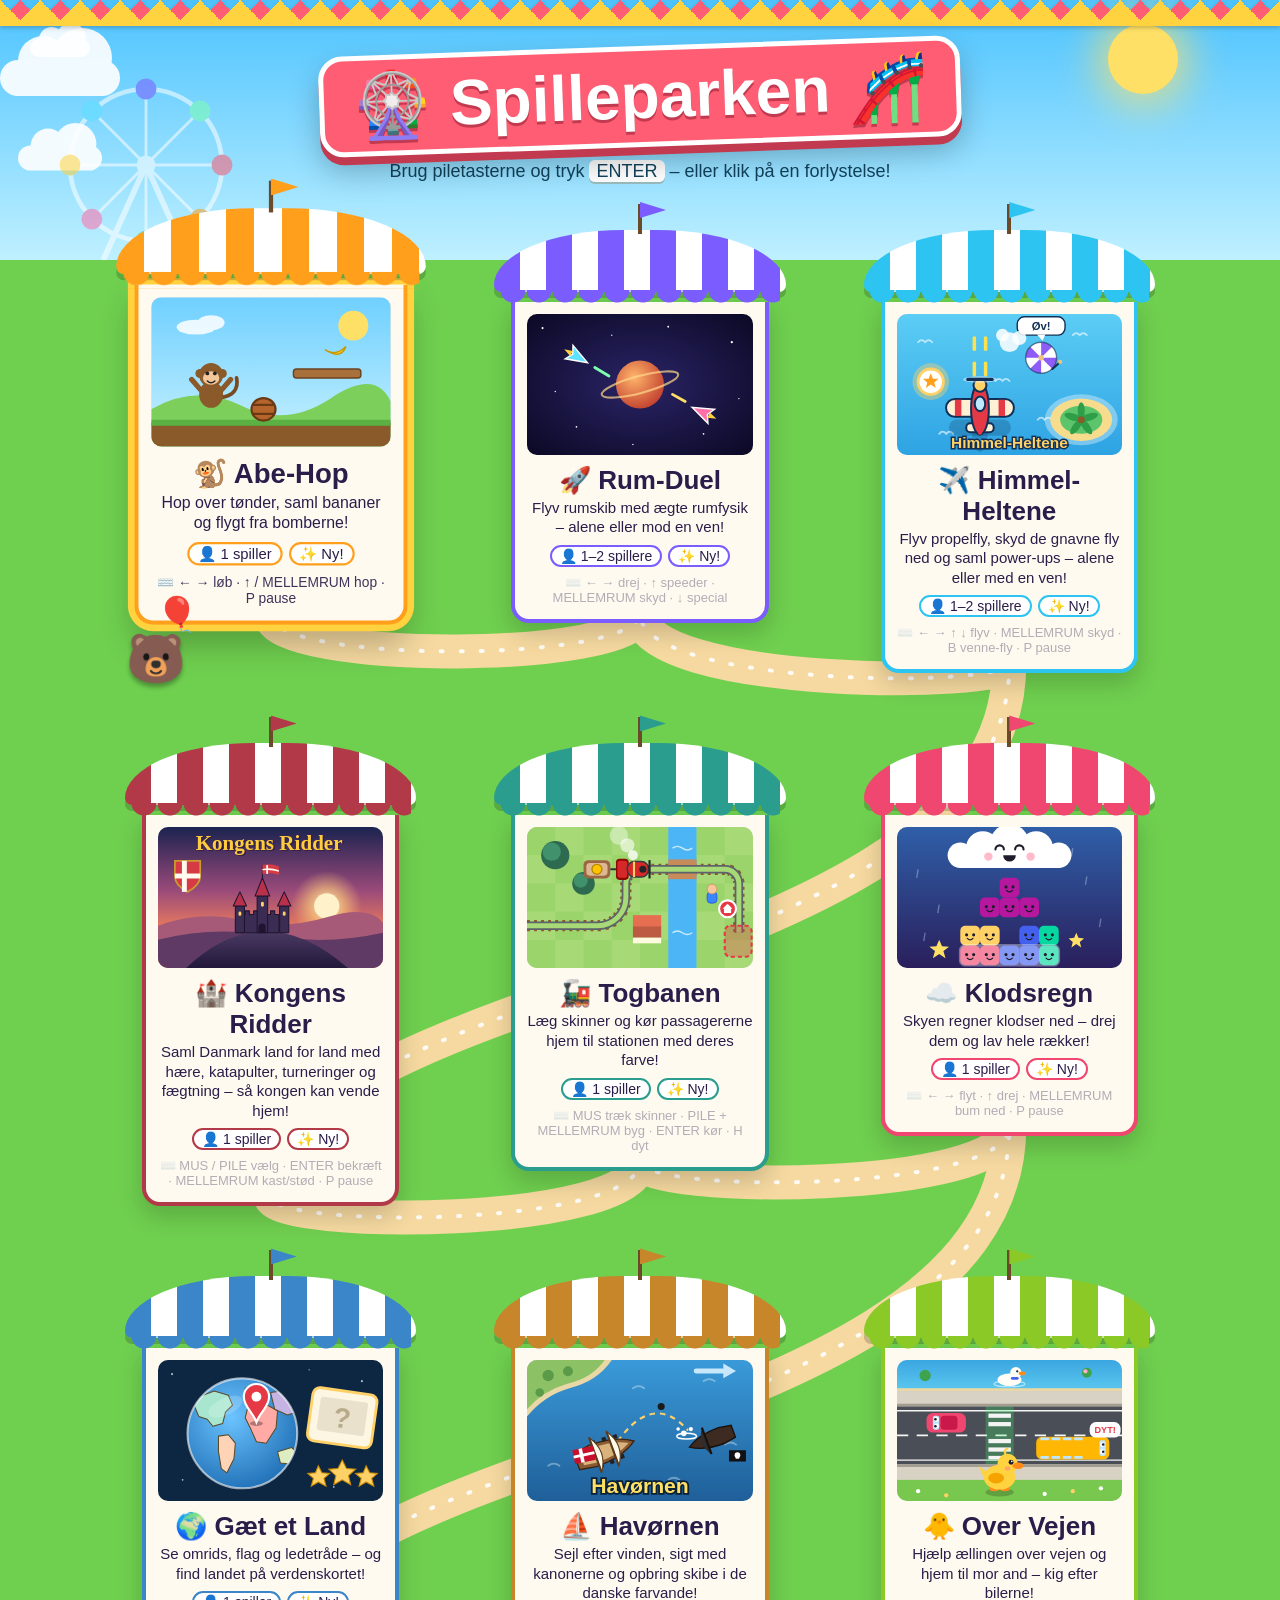
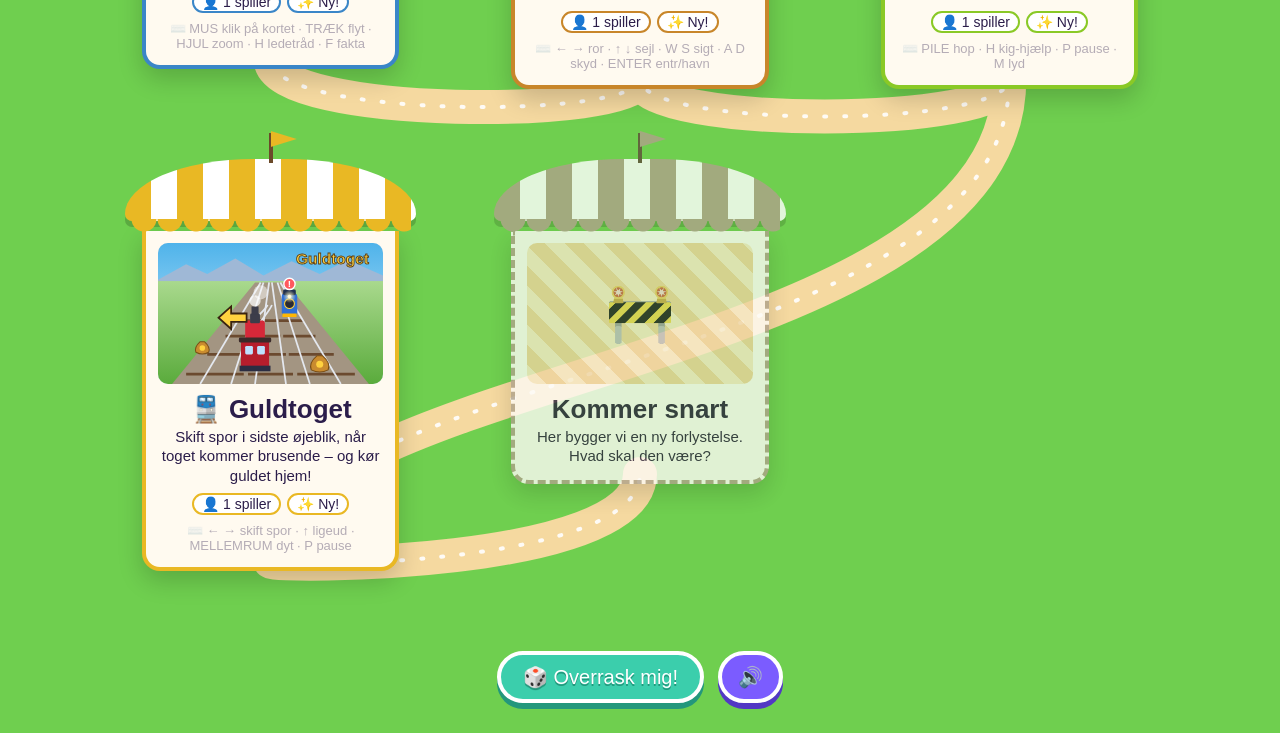
<file: index.html>
<!doctype html>
<html lang="da">
<head>
  <meta charset="utf-8">
  <meta name="viewport" content="width=device-width, initial-scale=1">
  <title>Spilleparken</title>
  <meta name="description" content="En park fuld af små browserspil – vælg en forlystelse og spil.">
  <link rel="icon" href="data:image/svg+xml,<svg xmlns='http://www.w3.org/2000/svg' viewBox='0 0 100 100'><text y='.9em' font-size='90'>🎡</text></svg>">
  <link rel="stylesheet" href="park/park.css">
</head>
<body>
  <div class="sky" aria-hidden="true">
    <div class="sun"></div>
    <div class="cloud c1"></div><div class="cloud c2"></div><div class="cloud c3"></div>
    <svg class="wheel" viewBox="-100 -100 200 200">
      <g class="wheel-spin">
        <circle r="80" fill="none" stroke="#fff" stroke-width="5"/>
        <circle r="10" fill="#fff"/>
        <g stroke="#fff" stroke-width="3">
          <line x1="-80" y1="0" x2="80" y2="0"/><line x1="0" y1="-80" x2="0" y2="80"/>
          <line x1="-57" y1="-57" x2="57" y2="57"/><line x1="-57" y1="57" x2="57" y2="-57"/>
        </g>
        <g>
          <circle cx="80" cy="0" r="11" fill="#ff5d73"/><circle cx="-80" cy="0" r="11" fill="#ffd23f"/>
          <circle cx="0" cy="80" r="11" fill="#3bceac"/><circle cx="0" cy="-80" r="11" fill="#7b5cff"/>
          <circle cx="57" cy="57" r="11" fill="#ff9f1c"/><circle cx="-57" cy="-57" r="11" fill="#5ee0ff"/>
          <circle cx="-57" cy="57" r="11" fill="#ff6fa8"/><circle cx="57" cy="-57" r="11" fill="#7dffb0"/>
        </g>
      </g>
      <path d="M0 0 L-45 100 M0 0 L45 100" stroke="#fff" stroke-width="6"/>
    </svg>
  </div>

  <header class="gate">
    <div class="bunting" aria-hidden="true"></div>
    <h1><span class="sign">🎡 Spilleparken 🎢</span></h1>
    <p class="hint">Brug piletasterne og tryk <kbd>ENTER</kbd> – eller klik på en forlystelse!</p>
  </header>

  <main id="park" class="park" aria-label="Forlystelser">
    <svg id="path" class="path" aria-hidden="true"></svg>
    <ul id="rides" class="rides"></ul>
    <div id="mascot" class="mascot" aria-hidden="true"><span class="balloon">🎈</span><span class="kid">🐻</span></div>
  </main>

  <footer class="bottom">
    <button id="random" class="random" type="button">🎲 Overrask mig!</button>
    <button id="sound" class="sound" type="button" aria-pressed="true" title="Lyd til/fra">🔊</button>
  </footer>

  <div id="curtain" class="curtain" aria-hidden="true"><div class="ticket">🎟️ <span id="curtain-title"></span></div></div>

  <script src="games/games.js"></script>
  <script src="park/park.js"></script>
</body>
</html>
</file>
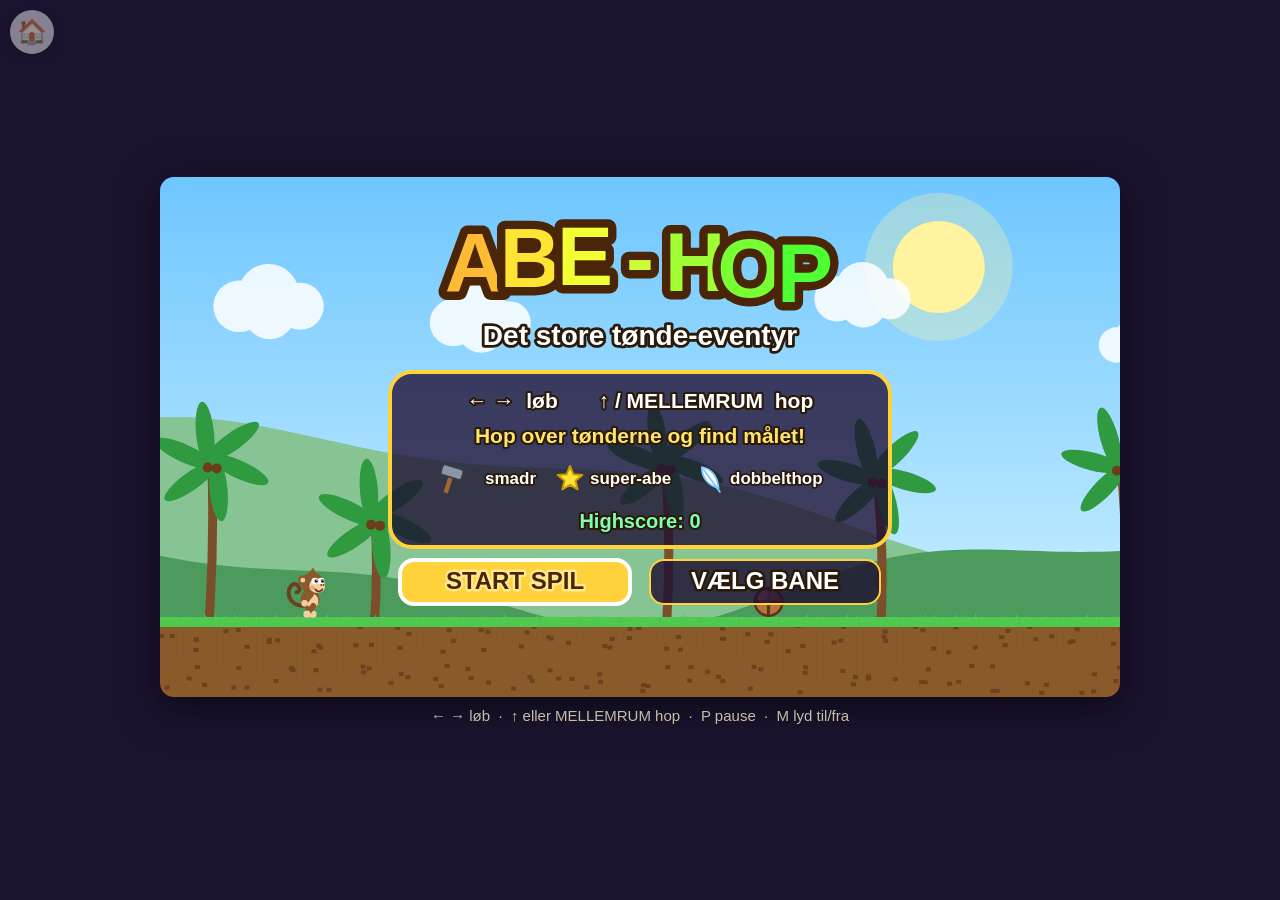
<file: games/abe-hop/index.html>
<!doctype html>
<html lang="da">
<head>
  <meta charset="utf-8">
  <meta name="viewport" content="width=device-width, initial-scale=1">
  <title>Abe-Hop</title>
  <link rel="stylesheet" href="style.css">
</head>
<body>
  <canvas id="game" width="960" height="520"></canvas>
  <p class="help">← → løb &nbsp;·&nbsp; ↑ eller MELLEMRUM hop &nbsp;·&nbsp; P pause &nbsp;·&nbsp; M lyd til/fra</p>

  <script src="js/input.js"></script>
  <script src="js/sound.js"></script>
  <script src="js/draw.js"></script>
  <script src="js/background.js"></script>
  <script src="js/levels.js"></script>
  <script src="js/level.js"></script>
  <script src="js/player.js"></script>
  <script src="js/barrel.js"></script>
  <script src="js/bomber.js"></script>
  <script src="js/powerups.js"></script>
  <script src="js/hud.js"></script>
  <script src="js/main.js"></script>
  <script src="../../park/home-button.js"></script>
</body>
</html>
</file>
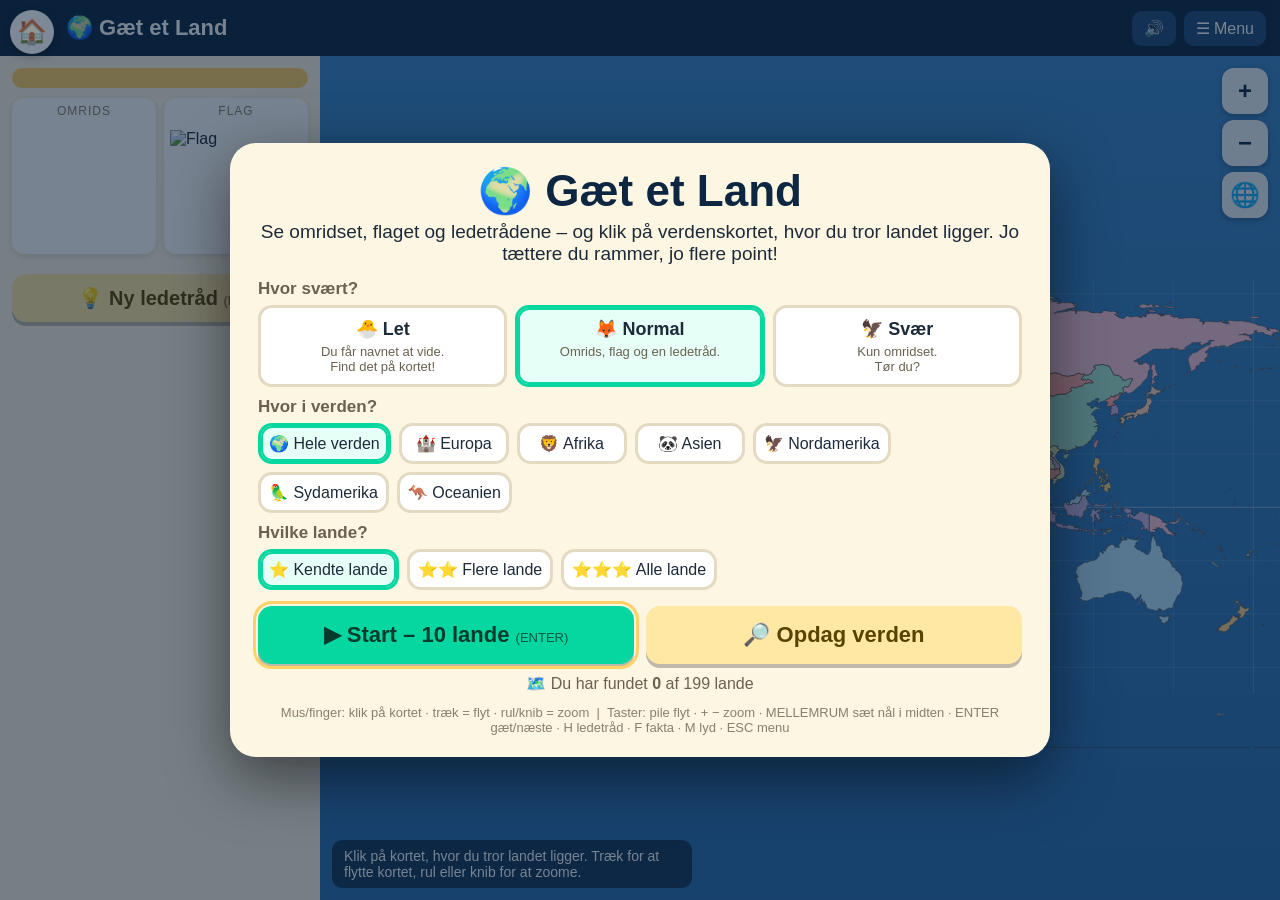
<file: games/gaet-et-land/index.html>
<!doctype html>
<html lang="da">
<head>
  <meta charset="utf-8">
  <meta name="viewport" content="width=device-width, initial-scale=1">
  <title>Gæt et Land</title>
  <link rel="stylesheet" href="style.css">
</head>
<body>
  <div id="app">
    <header id="top">
      <div class="brand">🌍 Gæt et Land</div>
      <div id="status"></div>
      <div class="topbtns">
        <button id="btn-sound" title="Lyd til/fra (M)">🔊</button>
        <button id="btn-menu" title="Menu (ESC)">☰ Menu</button>
      </div>
    </header>

    <main id="play">
      <aside id="clues">
        <div id="ask"></div>
        <div class="cards">
          <div class="card outline-card"><div class="card-title">Omrids</div><canvas id="outline"></canvas></div>
          <div class="card flag-card" id="flag-card"><div class="card-title">Flag</div><img id="flag" alt="Flag"><div class="locked">?</div></div>
        </div>
        <ol id="cluelist"></ol>
        <button id="btn-hint" class="big soft">💡 Ny ledetråd <small>(H)</small></button>
        <div id="maxpts"></div>
      </aside>

      <div id="mapwrap">
        <canvas id="map"></canvas>
        <div class="zoom">
          <button id="z-in" title="Zoom ind (+)">+</button>
          <button id="z-out" title="Zoom ud (−)">−</button>
          <button id="z-home" title="Hele verden (0)">🌐</button>
        </div>
        <div id="hovername"></div>
        <div id="guessbar" class="hidden">
          <span>Er det her?</span>
          <button id="btn-guess" class="big go">📍 Gæt! <small>(ENTER)</small></button>
        </div>
        <div id="tip">Klik på kortet, hvor du tror landet ligger. Træk for at flytte kortet, rul eller knib for at zoome.</div>
        <div id="result" class="hidden"></div>
      </div>
    </main>

    <section id="menu" class="screen">
      <div class="panel">
        <h1>🌍 Gæt et Land</h1>
        <p class="lead">Se omridset, flaget og ledetrådene – og klik på verdenskortet, hvor du tror landet ligger.
          Jo tættere du rammer, jo flere point!</p>

        <div class="opt">
          <div class="opt-title">Hvor svært?</div>
          <div class="choices" id="opt-level">
            <button data-v="let"><b>🐣 Let</b><small>Du får navnet at vide.<br>Find det på kortet!</small></button>
            <button data-v="normal"><b>🦊 Normal</b><small>Omrids, flag og en ledetråd.</small></button>
            <button data-v="svaer"><b>🦅 Svær</b><small>Kun omridset.<br>Tør du?</small></button>
          </div>
        </div>
        <div class="opt">
          <div class="opt-title">Hvor i verden?</div>
          <div class="choices small" id="opt-region">
            <button data-v="">🌍 Hele verden</button>
            <button data-v="Europa">🏰 Europa</button>
            <button data-v="Afrika">🦁 Afrika</button>
            <button data-v="Asien">🐼 Asien</button>
            <button data-v="Nordamerika">🦅 Nordamerika</button>
            <button data-v="Sydamerika">🦜 Sydamerika</button>
            <button data-v="Oceanien">🦘 Oceanien</button>
          </div>
        </div>
        <div class="opt">
          <div class="opt-title">Hvilke lande?</div>
          <div class="choices small" id="opt-pool">
            <button data-v="1">⭐ Kendte lande</button>
            <button data-v="2">⭐⭐ Flere lande</button>
            <button data-v="3">⭐⭐⭐ Alle lande</button>
          </div>
        </div>

        <div class="startrow">
          <button id="btn-start" class="big go">▶ Start – 10 lande <small>(ENTER)</small></button>
          <button id="btn-explore" class="big soft">🔎 Opdag verden</button>
        </div>
        <div id="best"></div>
        <p class="keys">Mus/finger: klik på kortet · træk = flyt · rul/knib = zoom &nbsp;|&nbsp;
          Taster: pile flyt · + − zoom · MELLEMRUM sæt nål i midten · ENTER gæt/næste · H ledetråd · F fakta · M lyd · ESC menu</p>
      </div>
    </section>

    <section id="end" class="screen hidden">
      <div class="panel" id="endpanel"></div>
    </section>

    <div id="sheet" class="modal hidden">
      <div class="sheet-box">
        <button class="close" id="sheet-close" title="Luk (ESC)">✕</button>
        <div id="sheet-body"></div>
      </div>
    </div>
  </div>

  <script src="js/data/shapes.js"></script>
  <script src="js/data/countries.js"></script>
  <script src="js/sound.js"></script>
  <script src="js/geo.js"></script>
  <script src="js/map.js"></script>
  <script src="js/outline.js"></script>
  <script src="js/sheet.js"></script>
  <script src="js/main.js"></script>
  <script src="../../park/home-button.js"></script>
</body>
</html>
</file>
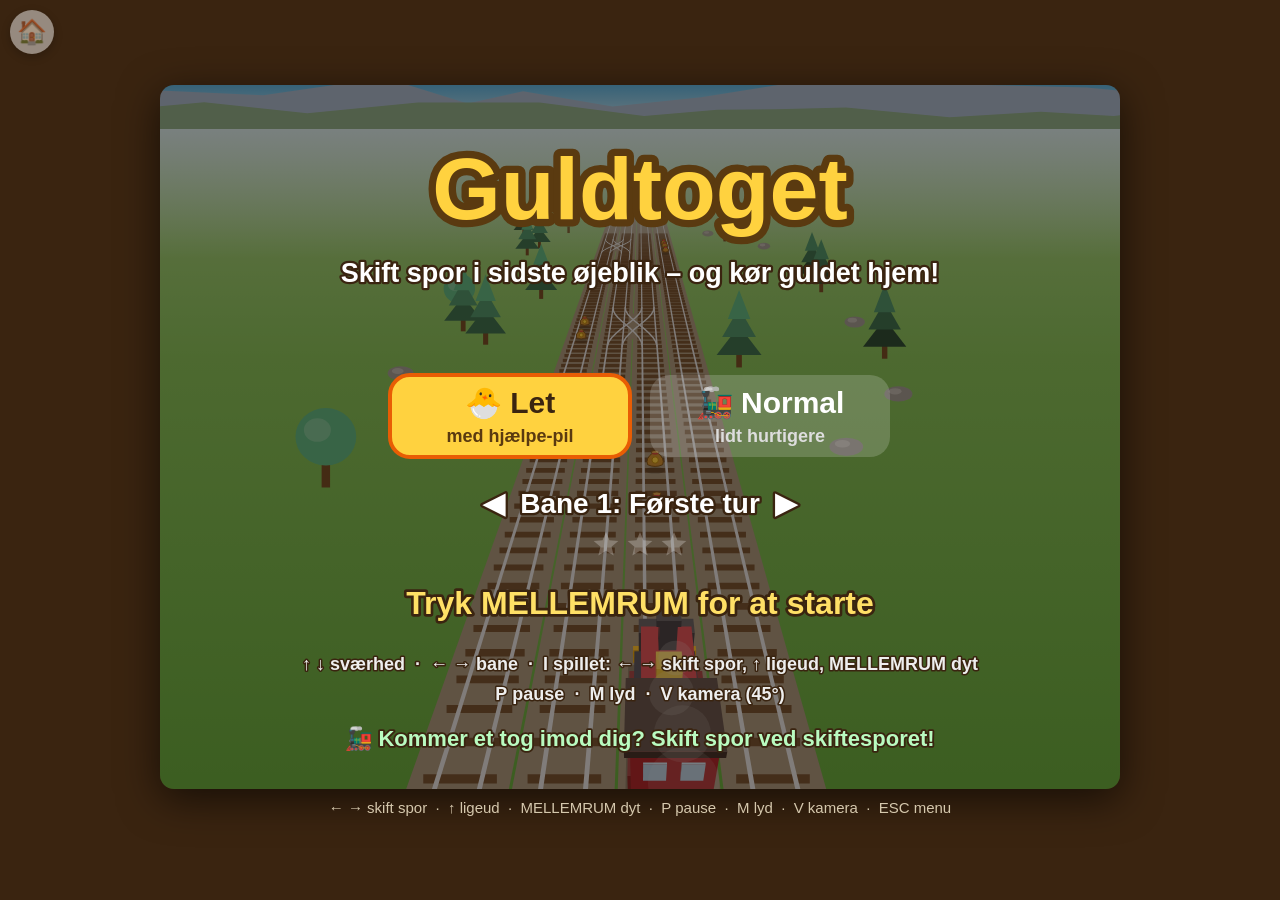
<file: games/guldtoget/index.html>
<!doctype html>
<html lang="da">
<head>
  <meta charset="utf-8">
  <meta name="viewport" content="width=device-width, initial-scale=1">
  <title>Guldtoget</title>
  <link rel="stylesheet" href="style.css">
</head>
<body>
  <canvas id="game" width="960" height="704"></canvas>
  <p class="help">← → skift spor &nbsp;·&nbsp; ↑ ligeud &nbsp;·&nbsp; MELLEMRUM dyt &nbsp;·&nbsp; P pause &nbsp;·&nbsp; M lyd &nbsp;·&nbsp; V kamera &nbsp;·&nbsp; ESC menu</p>

  <script src="js/input.js"></script>
  <script src="js/sound.js"></script>
  <script src="js/levels.js"></script>
  <script src="js/track.js"></script>
  <script src="js/entities.js"></script>
  <script src="js/director.js"></script>
  <script src="js/world.js"></script>
  <script src="js/camera.js"></script>
  <script src="js/draw.js"></script>
  <script src="js/fx.js"></script>
  <script src="js/main.js"></script>
  <script src="../../park/home-button.js"></script>
</body>
</html>
</file>
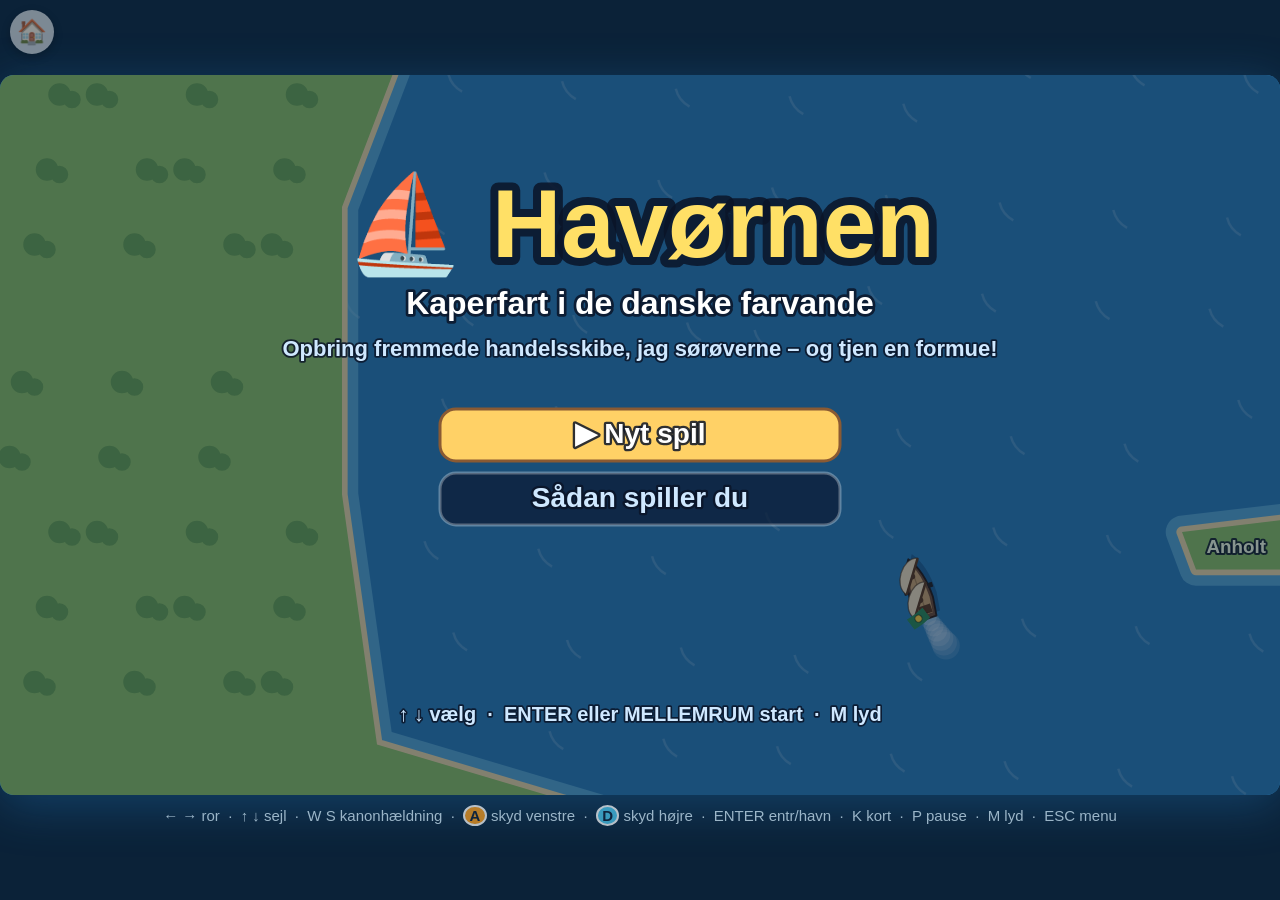
<file: games/havoernen/index.html>
<!doctype html>
<html lang="da">
<head>
  <meta charset="utf-8">
  <meta name="viewport" content="width=device-width, initial-scale=1">
  <title>Havørnen</title>
  <link rel="stylesheet" href="style.css">
</head>
<body>
  <canvas id="game" width="1280" height="720"></canvas>
  <p class="help">← → ror &nbsp;·&nbsp; ↑ ↓ sejl &nbsp;·&nbsp; W S kanonhældning &nbsp;·&nbsp; <b class="port">A</b> skyd venstre &nbsp;·&nbsp; <b class="stb">D</b> skyd højre &nbsp;·&nbsp; ENTER entr/havn &nbsp;·&nbsp; K kort &nbsp;·&nbsp; P pause &nbsp;·&nbsp; M lyd &nbsp;·&nbsp; ESC menu</p>

  <script src="js/util.js"></script>
  <script src="js/input.js"></script>
  <script src="js/sound.js"></script>
  <script src="js/map.js"></script>
  <script src="js/wind.js"></script>
  <script src="js/fx.js"></script>
  <script src="js/cannon.js"></script>
  <script src="js/ship.js"></script>
  <script src="js/ai.js"></script>
  <script src="js/harbor.js"></script>
  <script src="js/hud.js"></script>
  <script src="js/main.js"></script>
  <script src="../../park/home-button.js"></script>
</body>
</html>
</file>
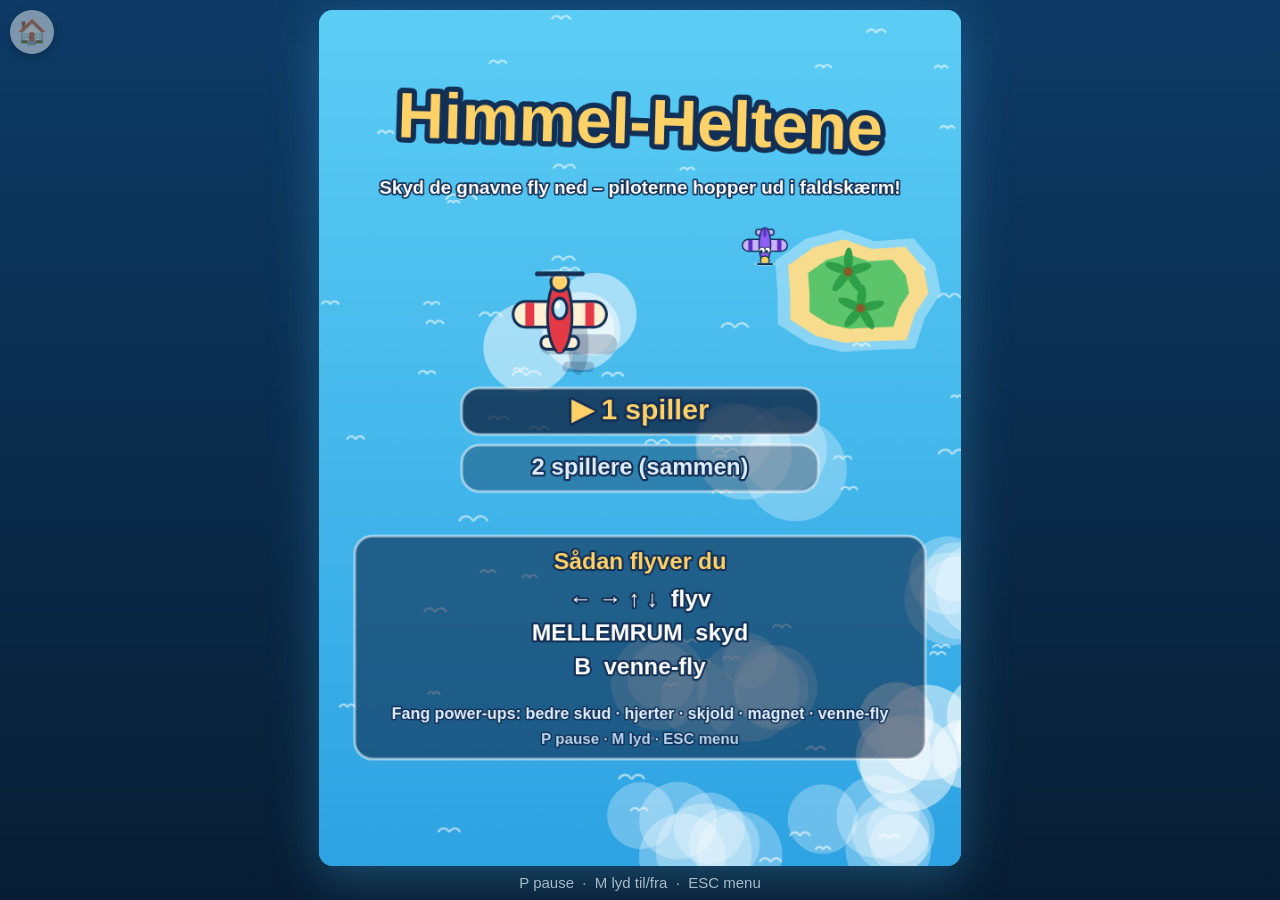
<file: games/himmel-heltene/index.html>
<!doctype html>
<html lang="da">
<head>
  <meta charset="utf-8">
  <meta name="viewport" content="width=device-width, initial-scale=1">
  <title>Himmel-Heltene</title>
  <link rel="stylesheet" href="style.css">
</head>
<body>
  <canvas id="game" width="720" height="960"></canvas>
  <p class="help">P pause &nbsp;·&nbsp; M lyd til/fra &nbsp;·&nbsp; ESC menu</p>

  <script src="js/draw.js"></script>
  <script src="js/input.js"></script>
  <script src="js/sound.js"></script>
  <script src="js/background.js"></script>
  <script src="js/particles.js"></script>
  <script src="js/bullets.js"></script>
  <script src="js/planes.js"></script>
  <script src="js/player.js"></script>
  <script src="js/enemies.js"></script>
  <script src="js/boss.js"></script>
  <script src="js/pickups.js"></script>
  <script src="js/levels.js"></script>
  <script src="js/hud.js"></script>
  <script src="js/menu.js"></script>
  <script src="js/main.js"></script>
  <script src="../../park/home-button.js"></script>
</body>
</html>
</file>
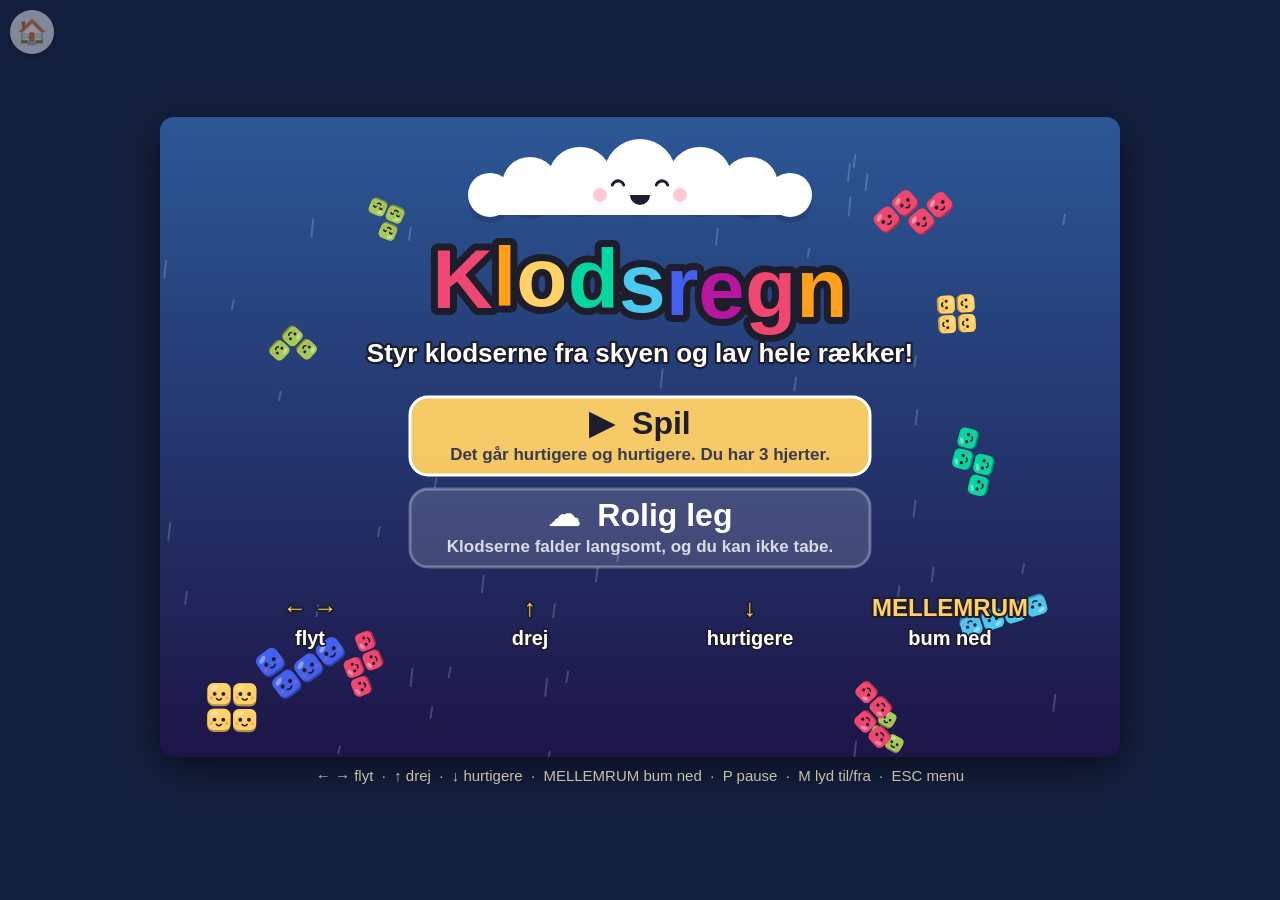
<file: games/klodsregn/index.html>
<!doctype html>
<html lang="da">
<head>
  <meta charset="utf-8">
  <meta name="viewport" content="width=device-width, initial-scale=1">
  <title>Klodsregn</title>
  <link rel="stylesheet" href="style.css">
</head>
<body>
  <canvas id="game" width="960" height="640"></canvas>
  <p class="help">← → flyt &nbsp;·&nbsp; ↑ drej &nbsp;·&nbsp; ↓ hurtigere &nbsp;·&nbsp; MELLEMRUM bum ned &nbsp;·&nbsp; P pause &nbsp;·&nbsp; M lyd til/fra &nbsp;·&nbsp; ESC menu</p>

  <script src="js/input.js"></script>
  <script src="js/sound.js"></script>
  <script src="js/pieces.js"></script>
  <script src="js/draw.js"></script>
  <script src="js/main.js"></script>
  <script src="../../park/home-button.js"></script>
</body>
</html>
</file>
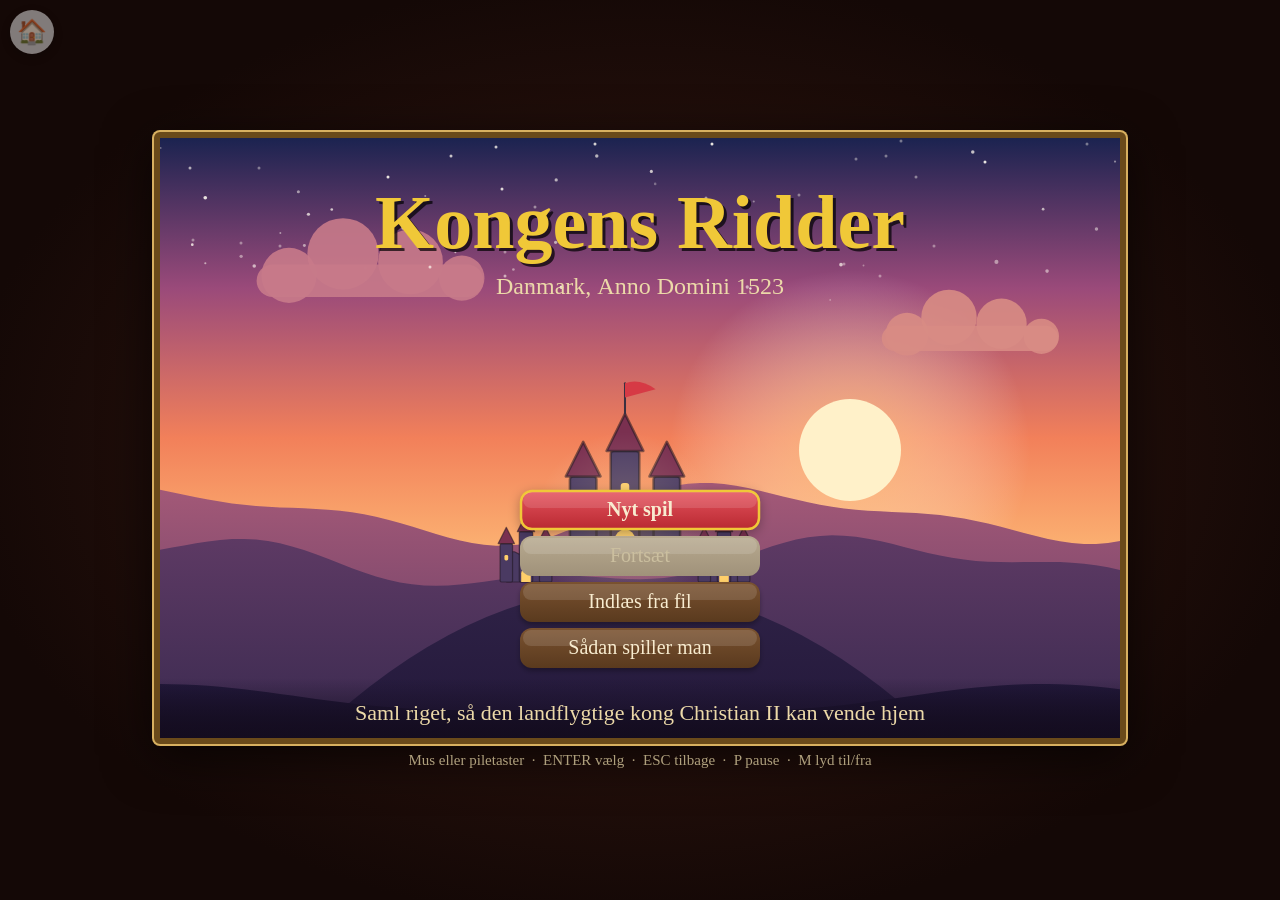
<file: games/kongens-ridder/index.html>
<!doctype html>
<html lang="da">
<head>
  <meta charset="utf-8">
  <meta name="viewport" content="width=device-width, initial-scale=1">
  <title>Kongens Ridder</title>
  <link rel="stylesheet" href="style.css">
</head>
<body>
  <canvas id="game" width="960" height="600"></canvas>
  <p class="help">Mus eller piletaster &nbsp;·&nbsp; ENTER vælg &nbsp;·&nbsp; ESC tilbage &nbsp;·&nbsp; P pause &nbsp;·&nbsp; M lyd til/fra</p>

  <script src="img/billeder.js"></script>
  <script src="js/palette.js"></script>
  <script src="js/input.js"></script>
  <script src="js/sound.js"></script>
  <script src="js/art.js"></script>
  <script src="js/ui.js"></script>
  <script src="js/map-data.js"></script>
  <script src="js/factions.js"></script>
  <script src="js/economy.js"></script>
  <script src="js/battle.js"></script>
  <script src="js/ai.js"></script>
  <script src="js/siege.js"></script>
  <script src="js/joust.js"></script>
  <script src="js/fencing.js"></script>
  <script src="js/events.js"></script>
  <script src="js/save.js"></script>
  <script src="js/map.js"></script>
  <script src="js/scenes.js"></script>
  <script src="js/main.js"></script>
  <script src="../../park/home-button.js"></script>
</body>
</html>
</file>
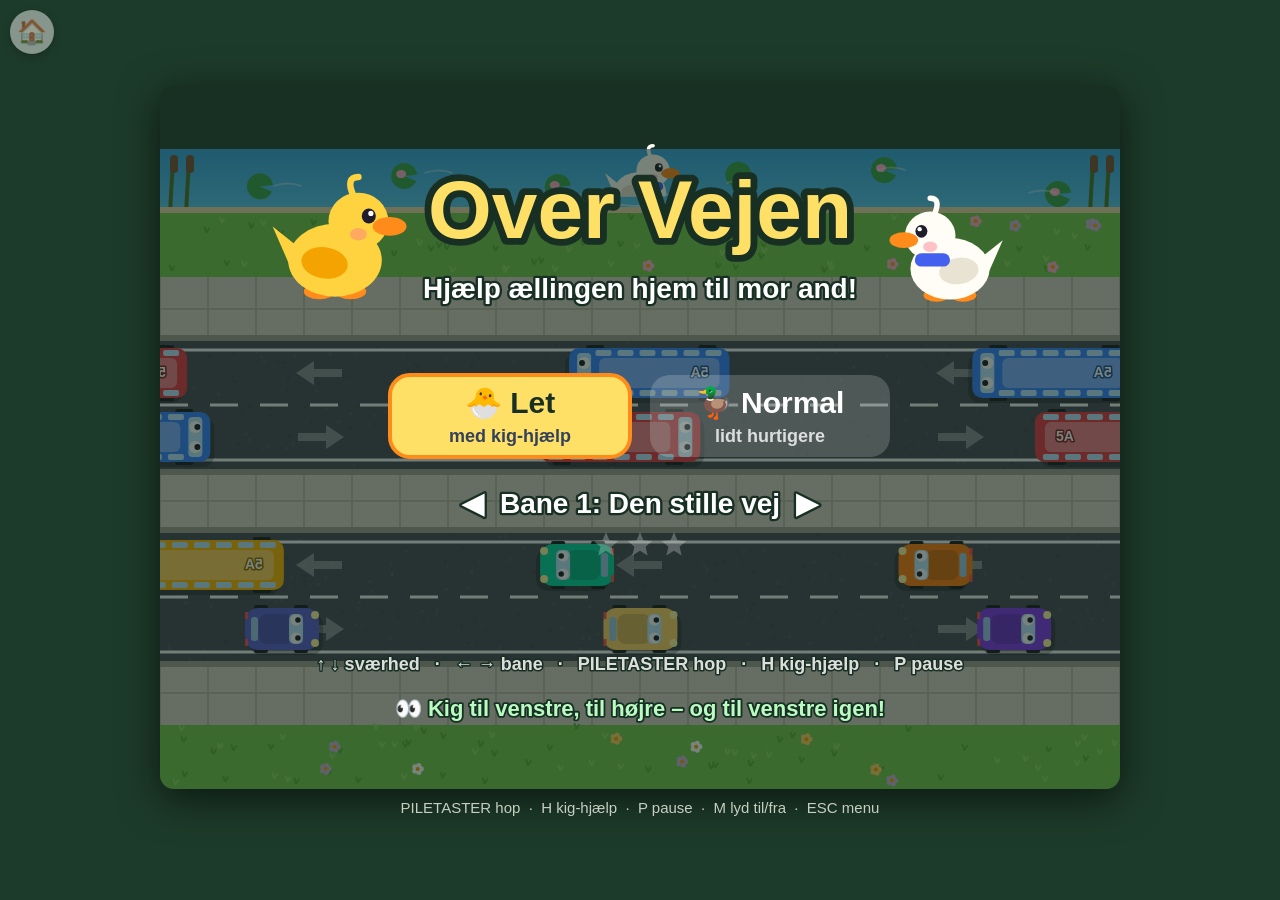
<file: games/over-vejen/index.html>
<!doctype html>
<html lang="da">
<head>
  <meta charset="utf-8">
  <meta name="viewport" content="width=device-width, initial-scale=1">
  <title>Over Vejen</title>
  <link rel="stylesheet" href="style.css">
</head>
<body>
  <canvas id="game" width="960" height="704"></canvas>
  <p class="help">PILETASTER hop &nbsp;·&nbsp; H kig-hjælp &nbsp;·&nbsp; P pause &nbsp;·&nbsp; M lyd til/fra &nbsp;·&nbsp; ESC menu</p>

  <script src="js/input.js"></script>
  <script src="js/sound.js"></script>
  <script src="js/draw.js"></script>
  <script src="js/levels.js"></script>
  <script src="js/world.js"></script>
  <script src="js/duck.js"></script>
  <script src="js/fx.js"></script>
  <script src="js/main.js"></script>
  <script src="../../park/home-button.js"></script>
</body>
</html>
</file>
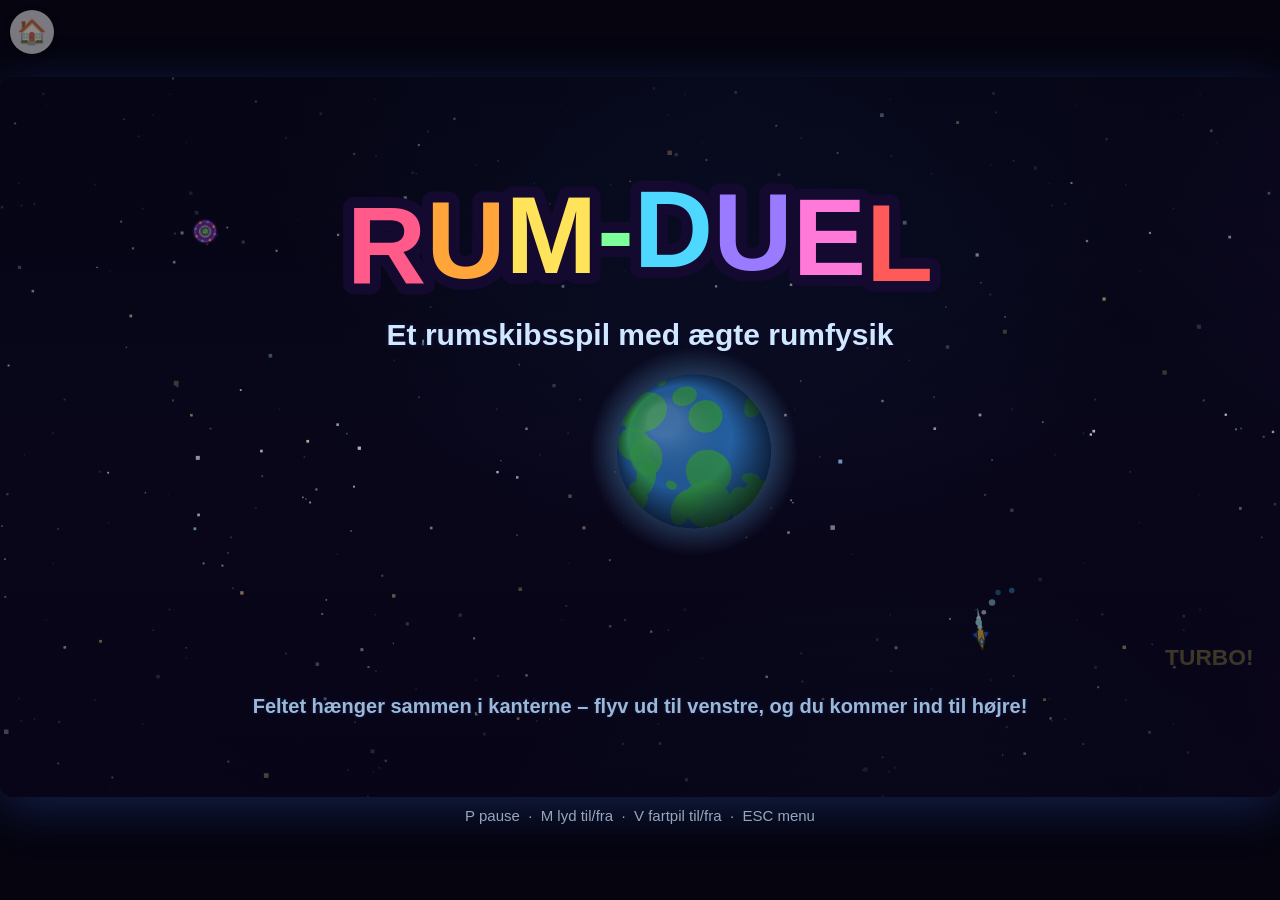
<file: games/rum-duel/index.html>
<!doctype html>
<html lang="da">
<head>
  <meta charset="utf-8">
  <meta name="viewport" content="width=device-width, initial-scale=1">
  <title>Rum-Duel</title>
  <link rel="stylesheet" href="style.css">
</head>
<body>
  <canvas id="game" width="1280" height="720"></canvas>
  <p class="help">P pause &nbsp;·&nbsp; M lyd til/fra &nbsp;·&nbsp; V fartpil til/fra &nbsp;·&nbsp; ESC menu</p>

  <script src="js/vec.js"></script>
  <script src="js/draw.js"></script>
  <script src="js/input.js"></script>
  <script src="js/sound.js"></script>
  <script src="js/camera.js"></script>
  <script src="js/starfield.js"></script>
  <script src="js/planet.js"></script>
  <script src="js/particles.js"></script>
  <script src="js/weapons.js"></script>
  <script src="js/ships.js"></script>
  <script src="js/ship.js"></script>
  <script src="js/ai.js"></script>
  <script src="js/waves.js"></script>
  <script src="js/hud.js"></script>
  <script src="js/menu.js"></script>
  <script src="js/main.js"></script>
  <script src="../../park/home-button.js"></script>
</body>
</html>
</file>
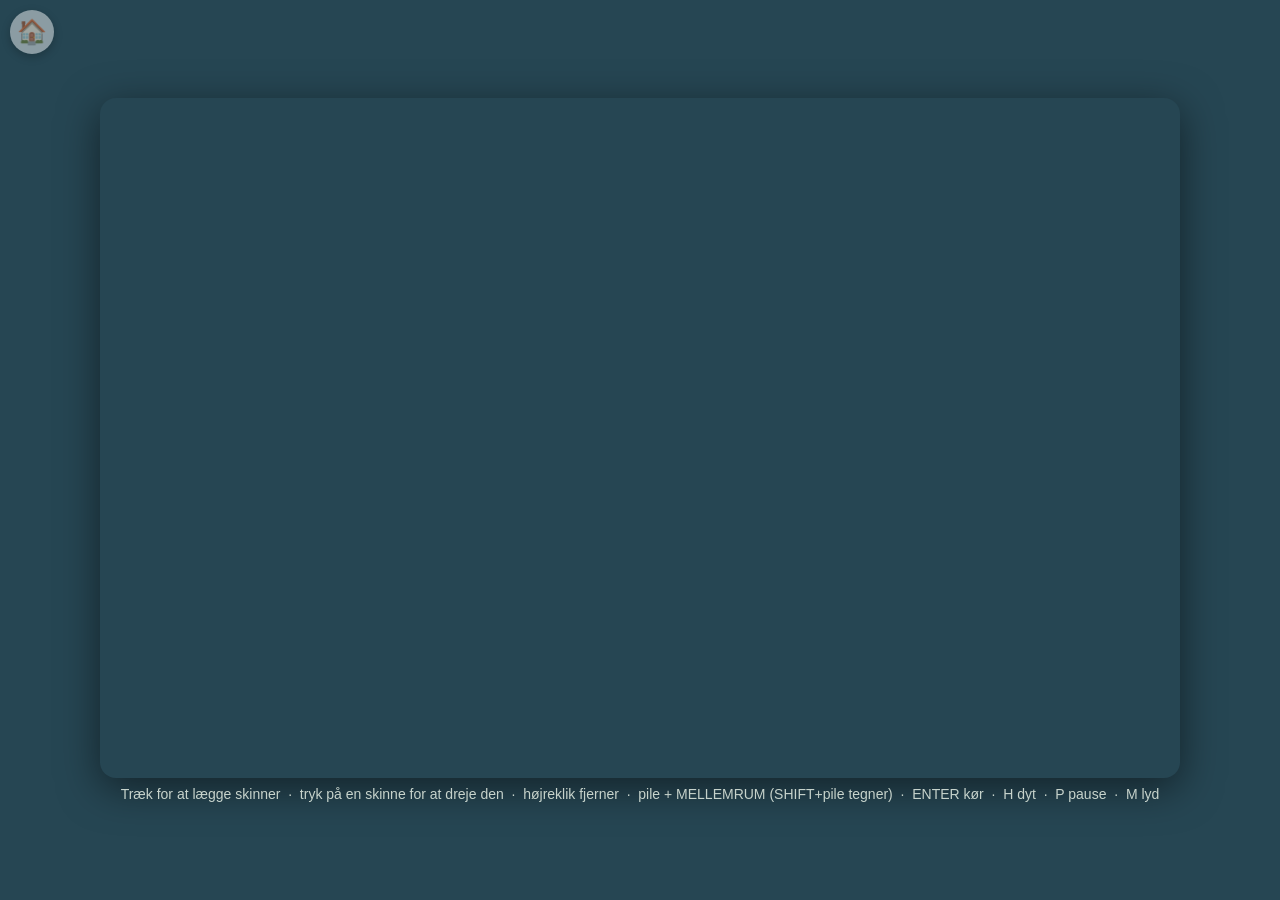
<file: games/togbanen/index.html>
<!doctype html>
<html lang="da">
<head>
  <meta charset="utf-8">
  <meta name="viewport" content="width=device-width, initial-scale=1">
  <title>Togbanen</title>
  <link rel="stylesheet" href="style.css">
</head>
<body>
  <canvas id="game" width="1080" height="680"></canvas>
  <p class="help">Træk for at lægge skinner &nbsp;·&nbsp; tryk på en skinne for at dreje den &nbsp;·&nbsp; højreklik fjerner &nbsp;·&nbsp; pile + MELLEMRUM (SHIFT+pile tegner) &nbsp;·&nbsp; ENTER kør &nbsp;·&nbsp; H dyt &nbsp;·&nbsp; P pause &nbsp;·&nbsp; M lyd</p>

  <script src="js/sound.js"></script>
  <script src="js/grid.js"></script>
  <script src="js/sim.js"></script>
  <script src="js/levels.js"></script>
  <script src="js/draw.js"></script>
  <script src="js/input.js"></script>
  <script src="js/main.js"></script>
  <script src="js/screens.js"></script>
  <script src="../../park/home-button.js"></script>
</body>
</html>
</file>
<file: park/park.css>
:root {
  --sky-top: #4cc3ff;
  --sky-bottom: #bff0ff;
  --grass: #6fcf4f;
  --grass-dark: #4fae37;
  --ink: #2b1d4a;
  --card: #fffaf0;
  --path: #f5d9a0;
  --focus: #ffd23f;
}

* { box-sizing: border-box; }

html, body {
  margin: 0;
  min-height: 100%;
  font-family: "Comic Sans MS", "Chalkboard SE", "Trebuchet MS", sans-serif;
  color: var(--ink);
}

body {
  min-height: 100vh;
  background:
    linear-gradient(to bottom, var(--sky-top) 0, var(--sky-bottom) 260px, var(--grass) 260px, var(--grass) 100%);
  overflow-x: hidden;
  display: flex;
  flex-direction: column;
}

/* ---------- himmel ---------- */
.sky { position: absolute; inset: 0 0 auto 0; height: 260px; pointer-events: none; overflow: hidden; }
.sun {
  position: absolute; top: 24px; right: 8%; width: 70px; height: 70px; border-radius: 50%;
  background: #ffe066; box-shadow: 0 0 40px 12px rgba(255, 224, 102, .7);
  animation: pulse 4s ease-in-out infinite;
}
.cloud {
  position: absolute; width: 120px; height: 36px; background: #fff; border-radius: 40px; opacity: .9;
  animation: drift linear infinite;
}
.cloud::before, .cloud::after { content: ""; position: absolute; background: #fff; border-radius: 50%; }
.cloud::before { width: 50px; height: 50px; top: -24px; left: 18px; }
.cloud::after { width: 60px; height: 60px; top: -32px; left: 52px; }
.c1 { top: 60px; animation-duration: 60s; animation-delay: -10s; }
.c2 { top: 140px; transform: scale(.7); animation-duration: 80s; animation-delay: -45s; }
.c3 { top: 30px; transform: scale(.5); animation-duration: 100s; animation-delay: -70s; }
.wheel { position: absolute; left: 4%; top: 70px; width: 190px; height: 190px; opacity: .55; }
.wheel-spin { animation: spin 30s linear infinite; transform-origin: 0 0; }

@keyframes drift { from { left: -160px; } to { left: 110%; } }
@keyframes spin { to { transform: rotate(360deg); } }
@keyframes pulse { 50% { transform: scale(1.08); } }

/* ---------- indgang ---------- */
.gate { position: relative; text-align: center; padding: 28px 16px 8px; }
.bunting {
  position: absolute; left: 0; right: 0; top: 0; height: 26px;
  background:
    conic-gradient(from 135deg at 50% 0, #ff5d73 0 90deg, transparent 0) 0 0 / 40px 26px repeat-x;
  filter: drop-shadow(0 2px 2px rgba(0,0,0,.2));
}
.bunting::after {
  content: ""; position: absolute; inset: 0;
  background: conic-gradient(from 135deg at 50% 0, #ffd23f 0 90deg, transparent 0) 20px 0 / 40px 26px repeat-x;
}
h1 { margin: 18px 0 6px; font-size: clamp(32px, 7vw, 64px); }
.sign {
  display: inline-block; padding: 8px 28px; border-radius: 24px;
  background: #ff5d73; color: #fff; border: 5px solid #fff;
  box-shadow: 0 8px 0 #c23a4f, 0 14px 30px rgba(0,0,0,.25);
  text-shadow: 0 3px 0 #c23a4f;
  transform: rotate(-2deg);
  animation: wobble 5s ease-in-out infinite;
}
@keyframes wobble { 50% { transform: rotate(2deg) scale(1.03); } }
.hint { margin: 14px 0 0; font-size: 18px; color: #12425c; }
kbd {
  font-family: inherit; background: #fff; border-radius: 6px; padding: 1px 7px;
  box-shadow: 0 2px 0 #9bb;
}

/* ---------- parken ---------- */
.park {
  position: relative; flex: 1; width: 100%; max-width: 1100px; margin: 0 auto;
  padding: 40px 16px 70px;
}
.path { position: absolute; inset: 0; width: 100%; height: 100%; pointer-events: none; overflow: visible; }
.path .road { fill: none; stroke: var(--path); stroke-width: 34; stroke-linecap: round; stroke-linejoin: round; }
.path .dots { fill: none; stroke: #fff; stroke-width: 4; stroke-dasharray: 2 18; stroke-linecap: round; opacity: .9; }

.rides {
  position: relative; list-style: none; margin: 0; padding: 0;
  display: grid; grid-template-columns: repeat(auto-fit, minmax(240px, 1fr));
  gap: 70px 40px; justify-items: center;
}

.ride {
  --c: #ff5d73;
  position: relative; width: 100%; max-width: 280px;
  display: flex; flex-direction: column; align-items: center;
  cursor: pointer; border: 0; background: none; padding: 0; font: inherit; color: inherit;
  transition: transform .25s cubic-bezier(.3, 1.6, .5, 1);
}
.ride:focus { outline: none; }
.ride .roof {
  width: 104%; height: 62px; border-radius: 50% 50% 8px 8px / 100% 100% 8px 8px;
  background: repeating-linear-gradient(90deg, var(--c) 0 26px, #fff 26px 52px);
  box-shadow: 0 6px 0 rgba(0,0,0,.18);
  position: relative; z-index: 1;
}
.ride .roof::before {
  content: ""; position: absolute; left: 50%; top: -26px; width: 4px; height: 30px; background: #6b4a2a; transform: translateX(-50%);
}
.ride .roof::after {
  content: ""; position: absolute; left: 50%; top: -28px; width: 26px; height: 16px; background: var(--c);
  clip-path: polygon(0 0, 100% 50%, 0 100%); animation: flag 1.2s ease-in-out infinite alternate;
}
@keyframes flag { to { transform: scaleX(.75) skewY(6deg); } }
.ride .scallop {
  width: 100%; height: 16px; margin-top: -2px;
  background: radial-gradient(circle at 13px 0, var(--c) 12px, transparent 13px) 0 0 / 26px 16px repeat-x;
  position: relative; z-index: 1;
}
.ride .booth {
  width: 92%; margin-top: -4px; background: var(--card); border: 4px solid var(--c);
  border-top: 0; border-radius: 0 0 18px 18px; padding: 12px 12px 14px; text-align: center;
  box-shadow: 0 10px 24px rgba(0,0,0,.18);
}
.ride img { display: block; width: 100%; aspect-ratio: 16 / 10; object-fit: cover; border-radius: 10px; background: #ddd; }
.ride .name { margin: 10px 0 2px; font-size: 26px; font-weight: bold; }
.ride .tag { margin: 0; font-size: 15px; line-height: 1.3; min-height: 2.6em; }
.ride .meta { margin: 8px 0 0; font-size: 14px; display: flex; gap: 6px; justify-content: center; flex-wrap: wrap; }
.ride .pill { background: #fff; border: 2px solid var(--c); border-radius: 20px; padding: 1px 8px; }
.ride .keys { margin: 8px 0 0; font-size: 13px; opacity: .35; transition: opacity .25s; }

.ride.selected { transform: translateY(-10px) scale(1.06); z-index: 2; }
.ride.selected .booth { box-shadow: 0 0 0 6px var(--focus), 0 18px 30px rgba(0,0,0,.25); }
.ride.selected .keys { opacity: .9; }
.ride.selected .emoji { animation: bounce .6s ease-in-out infinite alternate; }
.ride .emoji { display: inline-block; }
@keyframes bounce { to { transform: translateY(-6px) rotate(8deg); } }

.ride.soon { cursor: default; opacity: .8; filter: saturate(.6); }
.ride.soon .booth { border-style: dashed; }
.ride.soon .placeholder {
  display: flex; align-items: center; justify-content: center; aspect-ratio: 16 / 10; width: 100%;
  border-radius: 10px; background: repeating-linear-gradient(45deg, #ffe9b0 0 14px, #ffd27a 14px 28px); font-size: 56px;
}

/* ---------- maskot ---------- */
.mascot {
  position: absolute; left: 0; top: 0; z-index: 3; pointer-events: none;
  font-size: 48px; line-height: 1;
  transition: left .55s cubic-bezier(.45, 0, .3, 1), top .55s cubic-bezier(.45, 0, .3, 1);
  transform: translate(-50%, -100%);
}
.mascot .kid { display: inline-block; filter: drop-shadow(0 4px 2px rgba(0,0,0,.3)); }
.mascot .balloon { position: absolute; left: 30px; top: -38px; font-size: 34px; animation: float 2s ease-in-out infinite alternate; }
@keyframes float { to { transform: translate(4px, -6px) rotate(6deg); } }
.mascot.hop .kid { animation: hop .55s ease-out; }
@keyframes hop { 0% { transform: translateY(0); } 45% { transform: translateY(-34px) rotate(-10deg); } 100% { transform: translateY(0); } }
.mascot.cheer .kid { animation: cheer .4s ease-in-out 3; }
@keyframes cheer { 50% { transform: translateY(-20px) scale(1.2); } }

/* ---------- bund ---------- */
.bottom { display: flex; justify-content: center; gap: 14px; padding: 10px 16px 30px; }
.bottom button {
  font: inherit; font-size: 20px; border: 4px solid #fff; border-radius: 30px; padding: 10px 22px;
  background: #3bceac; color: #fff; cursor: pointer; box-shadow: 0 6px 0 #23977c; text-shadow: 0 2px 0 #23977c;
}
.bottom button:active { transform: translateY(4px); box-shadow: 0 2px 0 #23977c; }
.bottom .sound { background: #7b5cff; box-shadow: 0 6px 0 #5238c4; text-shadow: none; padding: 10px 16px; }

/* ---------- konfetti + tæppe ---------- */
.confetti { position: fixed; width: 10px; height: 14px; z-index: 50; pointer-events: none; border-radius: 2px; }
.curtain {
  position: fixed; inset: 0; z-index: 60; pointer-events: none;
  background: repeating-linear-gradient(90deg, #ff5d73 0 60px, #e2405a 60px 120px);
  clip-path: circle(0% at 50% 50%); transition: clip-path .7s ease-in;
  display: flex; align-items: center; justify-content: center;
}
.curtain.closed { clip-path: circle(150% at 50% 50%); pointer-events: auto; }
.curtain .ticket {
  font-size: clamp(28px, 6vw, 52px); background: #ffd23f; padding: 16px 34px; border-radius: 16px;
  border: 5px dashed #fff; box-shadow: 0 10px 30px rgba(0,0,0,.3);
}

@media (max-width: 600px) {
  body { background: linear-gradient(to bottom, var(--sky-top) 0, var(--sky-bottom) 220px, var(--grass) 220px, var(--grass) 100%); }
  .sky { height: 220px; }
  .wheel { width: 120px; height: 120px; top: 90px; }
  .rides { gap: 56px; }
  .hint { font-size: 16px; }
}

@media (prefers-reduced-motion: reduce) {
  *, *::before, *::after { animation: none !important; transition-duration: .01s !important; }
}
</file>
<file: games/abe-hop/style.css>
html, body {
  margin: 0;
  height: 100%;
  background: #1b1430;
  color: #f5e9c8;
  font-family: "Comic Sans MS", "Trebuchet MS", sans-serif;
}
body {
  display: flex;
  flex-direction: column;
  align-items: center;
  justify-content: center;
  gap: 10px;
}
canvas {
  max-width: 100vw;
  max-height: calc(100vh - 50px);
  aspect-ratio: 960 / 520;
  border-radius: 14px;
  box-shadow: 0 10px 40px rgba(0, 0, 0, 0.6);
  image-rendering: auto;
}
.help {
  margin: 0;
  font-size: 15px;
  opacity: 0.8;
}
</file>
<file: games/gaet-et-land/style.css>
* { box-sizing: border-box; }
html, body {
  margin: 0;
  height: 100%;
  background: #12355b;
  color: #1d2a3a;
  font-family: "Trebuchet MS", "Comic Sans MS", sans-serif;
  overflow: hidden;
}
button { font-family: inherit; cursor: pointer; }
.hidden { display: none !important; }

#app { position: fixed; inset: 0; display: flex; flex-direction: column; }

/* ---------- Topbjælke ---------- */
#top {
  display: flex; align-items: center; gap: 16px;
  padding: 8px 14px 8px 66px;
  background: #0d2742; color: #fff;
  min-height: 56px;
}
.brand { font-size: 22px; font-weight: bold; white-space: nowrap; }
#status { flex: 1; display: flex; gap: 18px; justify-content: center; font-size: 18px; flex-wrap: wrap; }
#status b { color: #ffd166; }
.topbtns { display: flex; gap: 8px; }
.topbtns button {
  background: #1f4b7a; color: #fff; border: 0; border-radius: 10px;
  padding: 8px 12px; font-size: 16px;
}
.topbtns button:hover { background: #2c66a3; }

/* ---------- Spilleflade ---------- */
#play { flex: 1; display: flex; min-height: 0; }
#clues {
  width: 320px; flex: none; overflow-y: auto;
  background: #fdf6e3; padding: 12px;
  display: flex; flex-direction: column; gap: 10px;
}
#ask {
  font-size: 20px; font-weight: bold; text-align: center; color: #0d2742;
  background: #ffd166; border-radius: 12px; padding: 10px;
}
#ask .name { display: block; font-size: 28px; }
.cards { display: flex; gap: 8px; }
.card {
  position: relative; flex: 1;
  background: #fff; border-radius: 12px; padding: 6px;
  box-shadow: 0 2px 6px rgba(0,0,0,0.12);
  display: flex; flex-direction: column; align-items: center;
}
.card-title { font-size: 12px; text-transform: uppercase; letter-spacing: 1px; color: #8a7f6a; }
#outline { width: 100%; height: 130px; }
.flag-card img { width: 100%; max-width: 140px; height: 105px; object-fit: contain; margin-top: 12px; }
.flag-card .locked {
  display: none; position: absolute; inset: 22px 6px 6px; border-radius: 8px;
  background: repeating-linear-gradient(45deg, #e9e1cc, #e9e1cc 8px, #f3ecda 8px, #f3ecda 16px);
  font-size: 46px; color: #b8ab8c; align-items: center; justify-content: center;
}
.flag-card.lock img { visibility: hidden; }
.flag-card.lock .locked { display: flex; }

#cluelist { margin: 0; padding: 0; list-style: none; display: flex; flex-direction: column; gap: 6px; }
#cluelist li {
  background: #fff; border-left: 6px solid #3a86c8; border-radius: 8px;
  padding: 8px 10px; font-size: 16px; line-height: 1.3;
  animation: pop 0.35s ease-out;
}
#cluelist li.kind-cont { border-color: #2a9d8f; }
#cluelist li.kind-nb { border-color: #e76f51; }
#cluelist li.kind-cap { border-color: #9b5de5; }
@keyframes pop { from { transform: scale(0.85); opacity: 0; } to { transform: none; opacity: 1; } }
#maxpts { text-align: center; font-size: 14px; color: #6b6150; }

.big {
  border: 0; border-radius: 14px; padding: 12px 18px;
  font-size: 20px; font-weight: bold;
  box-shadow: 0 4px 0 rgba(0,0,0,0.25);
  transition: transform 0.1s;
}
.big:active { transform: translateY(3px); box-shadow: 0 1px 0 rgba(0,0,0,0.25); }
.big small { font-weight: normal; font-size: 13px; opacity: 0.8; }
.big.go { background: #06d6a0; color: #073b2c; }
.big.go:hover { background: #2ee8b6; }
.big.soft { background: #ffe8a3; color: #5a4300; }
.big.soft:hover { background: #fff0c2; }
.big:disabled { opacity: 0.45; cursor: default; }

#mapwrap { position: relative; flex: 1; min-width: 0; }
#map { position: absolute; inset: 0; width: 100%; height: 100%; touch-action: none; cursor: crosshair; }
.zoom { position: absolute; right: 12px; top: 12px; display: flex; flex-direction: column; gap: 6px; }
.zoom button {
  width: 46px; height: 46px; border-radius: 12px; border: 0;
  background: rgba(255,255,255,0.9); font-size: 24px; font-weight: bold; color: #0d2742;
  box-shadow: 0 2px 6px rgba(0,0,0,0.3);
}
#hovername {
  position: absolute; pointer-events: none; display: none;
  background: rgba(13,39,66,0.9); color: #fff; padding: 4px 10px; border-radius: 8px; font-size: 16px;
}
#guessbar {
  position: absolute; left: 50%; bottom: 18px; transform: translateX(-50%);
  display: flex; align-items: center; gap: 12px;
  background: rgba(255,255,255,0.95); border-radius: 18px; padding: 8px 10px 8px 18px;
  box-shadow: 0 6px 20px rgba(0,0,0,0.35); font-size: 18px; font-weight: bold;
}
#tip {
  position: absolute; left: 12px; bottom: 12px; max-width: 360px;
  background: rgba(13,39,66,0.8); color: #fff; padding: 8px 12px; border-radius: 10px; font-size: 14px;
  pointer-events: none; transition: opacity 0.5s;
}
#result {
  position: absolute; left: 50%; bottom: 16px; transform: translateX(-50%);
  width: min(560px, calc(100% - 24px));
  background: #fff; border-radius: 20px; padding: 14px 18px;
  box-shadow: 0 10px 30px rgba(0,0,0,0.4);
  animation: rise 0.4s ease-out;
}
@keyframes rise { from { transform: translate(-50%, 40px); opacity: 0; } to { transform: translate(-50%, 0); opacity: 1; } }
.res-head { display: flex; align-items: center; gap: 14px; }
.res-head img { width: 72px; height: 54px; object-fit: cover; border-radius: 6px; box-shadow: 0 1px 4px rgba(0,0,0,0.3); }
.res-name { font-size: 26px; font-weight: bold; color: #0d2742; }
.res-sub { font-size: 16px; color: #555; }
.res-stars { font-size: 30px; margin-left: auto; white-space: nowrap; }
.res-pts { margin: 8px 0; font-size: 18px; }
.res-pts b { color: #e76f51; font-size: 22px; }
.res-btns { display: flex; gap: 10px; flex-wrap: wrap; }
.res-btns .big { flex: 1; font-size: 18px; padding: 10px 14px; }

/* ---------- Menu og slutskærm ---------- */
.screen {
  position: fixed; inset: 0; z-index: 20;
  display: flex; align-items: center; justify-content: center;
  background: rgba(10, 30, 55, 0.55);
  padding: 16px; overflow-y: auto;
}
.panel {
  background: #fdf6e3; border-radius: 26px; padding: 22px 28px;
  width: min(820px, 100%); max-height: 100%; overflow-y: auto;
  box-shadow: 0 20px 60px rgba(0,0,0,0.5);
}
.panel h1 { margin: 0 0 4px; font-size: 44px; text-align: center; color: #0d2742; }
.lead { text-align: center; font-size: 19px; margin: 0 0 14px; }
.opt { margin: 10px 0; }
.opt-title { font-weight: bold; font-size: 17px; margin-bottom: 6px; color: #6b6150; }
.choices { display: flex; gap: 8px; flex-wrap: wrap; }
.choices button {
  flex: 1; min-width: 150px;
  background: #fff; border: 3px solid #e4dac2; border-radius: 14px;
  padding: 10px; font-size: 18px; color: #1d2a3a;
  display: flex; flex-direction: column; gap: 4px; align-items: center; text-align: center;
}
.choices.small button { min-width: 110px; font-size: 16px; padding: 8px; flex: 0 1 auto; }
.choices button small { font-size: 13px; color: #6b6150; }
.choices button.on { border-color: #06d6a0; background: #e6fff7; box-shadow: 0 0 0 2px #06d6a0 inset; }
.choices button:focus-visible, .big:focus-visible { outline: 3px solid #ffd166; outline-offset: 2px; }
.startrow { display: flex; gap: 12px; margin-top: 16px; flex-wrap: wrap; }
.startrow .big { flex: 1; min-width: 220px; font-size: 22px; padding: 16px; }
#best { text-align: center; margin-top: 10px; font-size: 16px; color: #6b6150; }
.keys { text-align: center; font-size: 13px; color: #8a7f6a; margin: 12px 0 0; }

.endtitle { text-align: center; font-size: 36px; margin: 0; color: #0d2742; }
.endscore { text-align: center; font-size: 22px; margin: 6px 0 14px; }
.endscore b { color: #e76f51; font-size: 30px; }
.endlist { display: grid; grid-template-columns: repeat(auto-fill, minmax(240px, 1fr)); gap: 8px; }
.endlist button {
  display: flex; align-items: center; gap: 10px; text-align: left;
  background: #fff; border: 2px solid #e4dac2; border-radius: 12px; padding: 6px 10px; font-size: 16px;
}
.endlist button:hover { border-color: #3a86c8; }
.endlist img { width: 40px; height: 30px; object-fit: cover; border-radius: 4px; }
.endlist .p { margin-left: auto; color: #6b6150; white-space: nowrap; }
.endhint { text-align: center; font-size: 14px; color: #8a7f6a; margin: 8px 0; }

/* ---------- Fakta-ark ---------- */
.modal {
  position: fixed; inset: 0; z-index: 40;
  background: rgba(10, 30, 55, 0.6);
  display: flex; align-items: center; justify-content: center; padding: 16px;
}
.sheet-box {
  position: relative;
  background: #fffdf7; border-radius: 24px;
  width: min(860px, 100%); max-height: 100%; overflow-y: auto;
  box-shadow: 0 20px 60px rgba(0,0,0,0.5);
  animation: pop 0.3s ease-out;
}
.close {
  position: absolute; right: 12px; top: 12px; z-index: 2;
  width: 44px; height: 44px; border-radius: 50%; border: 0;
  background: rgba(255,255,255,0.9); font-size: 22px; box-shadow: 0 2px 6px rgba(0,0,0,0.3);
}
.sh-head {
  display: flex; gap: 18px; align-items: center;
  padding: 20px 24px; border-radius: 24px 24px 0 0;
  background: linear-gradient(135deg, #ffd166, #f8961e); color: #3b2300;
}
.sh-head img { width: 150px; height: 112px; object-fit: cover; border-radius: 10px; box-shadow: 0 4px 12px rgba(0,0,0,0.3); background: #fff; }
.sh-head h2 { margin: 0; font-size: 38px; }
.sh-head .sub { font-size: 17px; }
.sh-grid { display: grid; grid-template-columns: 1fr 1fr; gap: 16px; padding: 18px 24px 4px; }
.sh-map { width: 100%; height: 210px; border-radius: 14px; display: block; }
.sh-outline { width: 100%; height: 210px; background: #fff3d6; border-radius: 14px; display: block; }
.sh-facts { display: grid; grid-template-columns: repeat(auto-fill, minmax(180px, 1fr)); gap: 8px; padding: 12px 24px; }
.fact {
  background: #f2f7fc; border-radius: 12px; padding: 8px 12px;
}
.fact .k { font-size: 12px; text-transform: uppercase; letter-spacing: 1px; color: #6b7d90; }
.fact .v { font-size: 17px; font-weight: bold; color: #0d2742; }
.sh-fun { padding: 4px 24px 8px; }
.sh-fun h3 { margin: 8px 0; font-size: 22px; }
.sh-fun ul { margin: 0; padding: 0; list-style: none; display: flex; flex-direction: column; gap: 8px; }
.sh-fun li {
  background: #fff6e0; border-radius: 12px; padding: 10px 14px 10px 44px; position: relative;
  font-size: 17px; line-height: 1.35;
}
.sh-fun li::before { content: '✨'; position: absolute; left: 14px; top: 9px; }
.sh-chips { display: flex; gap: 10px; flex-wrap: wrap; padding: 8px 24px 22px; }
.chip { background: #e6fff7; border-radius: 999px; padding: 8px 16px; font-size: 17px; }
.chip b { color: #0b6e52; }
.sh-nav { display: flex; justify-content: space-between; padding: 0 24px 20px; gap: 10px; }
.sh-nav .big { font-size: 16px; padding: 8px 14px; }

/* ---------- Små skærme ---------- */
@media (max-width: 760px) {
  #play { flex-direction: column; }
  #clues { width: auto; max-height: 42vh; padding: 8px; gap: 6px; }
  #outline { height: 90px; }
  .flag-card img { height: 70px; }
  #ask { font-size: 16px; padding: 6px; }
  #ask .name { font-size: 22px; }
  .brand { display: none; }
  #top { gap: 8px; padding-right: 8px; }
  #status { font-size: 15px; gap: 10px; }
  .topbtns button { padding: 6px 9px; font-size: 15px; }
  #btn-menu { font-size: 0; }
  #btn-menu::before { content: '☰'; font-size: 18px; }
  #clues .cards { gap: 6px; }
  #cluelist li { font-size: 15px; padding: 6px 8px; }
  #btn-hint { padding: 8px 12px; font-size: 17px; }
  #result { padding: 10px 12px; bottom: 8px; }
  .res-name { font-size: 22px; }
  .res-stars { font-size: 22px; }
  .res-pts { font-size: 15px; }
  #guessbar { bottom: 10px; }
  .sh-grid { grid-template-columns: 1fr; }
  .sh-head { flex-direction: column; text-align: center; }
  .panel h1 { font-size: 32px; }
  #tip { display: none; }
}
</file>
<file: games/guldtoget/style.css>
html, body {
  margin: 0;
  height: 100%;
  background: #3a2410;
  color: #fff3d6;
  font-family: "Comic Sans MS", "Trebuchet MS", sans-serif;
}
body {
  display: flex;
  flex-direction: column;
  align-items: center;
  justify-content: center;
  gap: 10px;
}
canvas {
  max-width: 100vw;
  max-height: calc(100vh - 50px);
  aspect-ratio: 960 / 704;
  border-radius: 14px;
  box-shadow: 0 10px 40px rgba(0, 0, 0, 0.6);
  touch-action: none;
}
.help {
  margin: 0;
  font-size: 15px;
  opacity: 0.8;
}
</file>
<file: games/havoernen/style.css>
html, body {
  margin: 0;
  height: 100%;
  background: #0b2238;
  color: #d7f0ff;
  font-family: "Comic Sans MS", "Trebuchet MS", sans-serif;
}
body {
  display: flex;
  flex-direction: column;
  align-items: center;
  justify-content: center;
  gap: 10px;
}
canvas {
  max-width: 100vw;
  max-height: calc(100vh - 50px);
  aspect-ratio: 1280 / 720;
  border-radius: 14px;
  box-shadow: 0 10px 50px rgba(40, 140, 220, 0.3);
  background: #2c7fb8;
}
.help b {
  display: inline-block;
  min-width: 1.3em;
  border-radius: 50%;
  color: #10213a;
  border: 2px solid #fff;
}
.help .port { background: #ff9f1c; }
.help .stb { background: #4cc9f0; }
.help {
  margin: 0;
  font-size: 15px;
  opacity: 0.7;
  text-align: center;
}
</file>
<file: games/himmel-heltene/style.css>
html, body {
  margin: 0;
  height: 100%;
  background: linear-gradient(#0d3b66, #071d33);
  color: #e6f6ff;
  font-family: "Comic Sans MS", "Trebuchet MS", sans-serif;
}
body {
  display: flex;
  flex-direction: column;
  align-items: center;
  justify-content: center;
  gap: 8px;
}
canvas {
  max-width: 100vw;
  max-height: calc(100vh - 44px);
  aspect-ratio: 720 / 960;
  border-radius: 14px;
  box-shadow: 0 10px 50px rgba(80, 200, 255, 0.3);
  background: #3ab0e8;
}
.help {
  margin: 0;
  font-size: 15px;
  opacity: 0.7;
}
</file>
<file: games/klodsregn/style.css>
html, body {
  margin: 0;
  height: 100%;
  background: #14203f;
  color: #f5e9c8;
  font-family: "Comic Sans MS", "Trebuchet MS", sans-serif;
}
body {
  display: flex;
  flex-direction: column;
  align-items: center;
  justify-content: center;
  gap: 10px;
}
canvas {
  max-width: 100vw;
  max-height: calc(100vh - 50px);
  aspect-ratio: 960 / 640;
  border-radius: 14px;
  box-shadow: 0 10px 40px rgba(0, 0, 0, 0.6);
  image-rendering: auto;
}
.help {
  margin: 0;
  font-size: 15px;
  opacity: 0.8;
}
</file>
<file: games/kongens-ridder/style.css>
html, body {
  margin: 0;
  height: 100%;
  background: radial-gradient(ellipse at center, #3a1a12 0%, #140806 75%);
  color: #f0e0b0;
  font-family: Georgia, "Times New Roman", serif;
}
body {
  display: flex;
  flex-direction: column;
  align-items: center;
  justify-content: center;
  gap: 8px;
}
canvas {
  max-width: 100vw;
  max-height: calc(100vh - 44px);
  aspect-ratio: 960 / 600;
  border: 6px solid #6a4a1a;
  border-radius: 6px;
  box-shadow: 0 0 0 2px #d8b060, 0 12px 50px rgba(0, 0, 0, 0.7);
  background: #101028;
  touch-action: none;
}
.help {
  margin: 0;
  font-size: 15px;
  opacity: 0.7;
}
</file>
<file: games/over-vejen/style.css>
html, body {
  margin: 0;
  height: 100%;
  background: #1d3b2a;
  color: #f3f7e8;
  font-family: "Comic Sans MS", "Trebuchet MS", sans-serif;
}
body {
  display: flex;
  flex-direction: column;
  align-items: center;
  justify-content: center;
  gap: 10px;
}
canvas {
  max-width: 100vw;
  max-height: calc(100vh - 50px);
  aspect-ratio: 960 / 704;
  border-radius: 14px;
  box-shadow: 0 10px 40px rgba(0, 0, 0, 0.6);
  touch-action: none;
}
.help {
  margin: 0;
  font-size: 15px;
  opacity: 0.8;
}
</file>
<file: games/rum-duel/style.css>
html, body {
  margin: 0;
  height: 100%;
  background: #05040f;
  color: #cfe8ff;
  font-family: "Comic Sans MS", "Trebuchet MS", sans-serif;
}
body {
  display: flex;
  flex-direction: column;
  align-items: center;
  justify-content: center;
  gap: 10px;
}
canvas {
  max-width: 100vw;
  max-height: calc(100vh - 50px);
  aspect-ratio: 1280 / 720;
  border-radius: 14px;
  box-shadow: 0 10px 50px rgba(60, 120, 255, 0.25);
  background: #000;
}
.help {
  margin: 0;
  font-size: 15px;
  opacity: 0.7;
}
</file>
<file: games/togbanen/style.css>
html, body {
  margin: 0;
  height: 100%;
  background: #264653;
  color: #f1faee;
  font-family: "Trebuchet MS", "Comic Sans MS", sans-serif;
}
body {
  display: flex;
  flex-direction: column;
  align-items: center;
  justify-content: center;
  gap: 8px;
}
canvas {
  max-width: 100vw;
  max-height: calc(100vh - 44px);
  aspect-ratio: 1080 / 680;
  border-radius: 16px;
  box-shadow: 0 10px 40px rgba(0, 0, 0, 0.5);
  touch-action: none;
  user-select: none;
}
.help {
  margin: 0;
  padding: 0 12px;
  font-size: 14px;
  opacity: 0.8;
  text-align: center;
}
</file>
